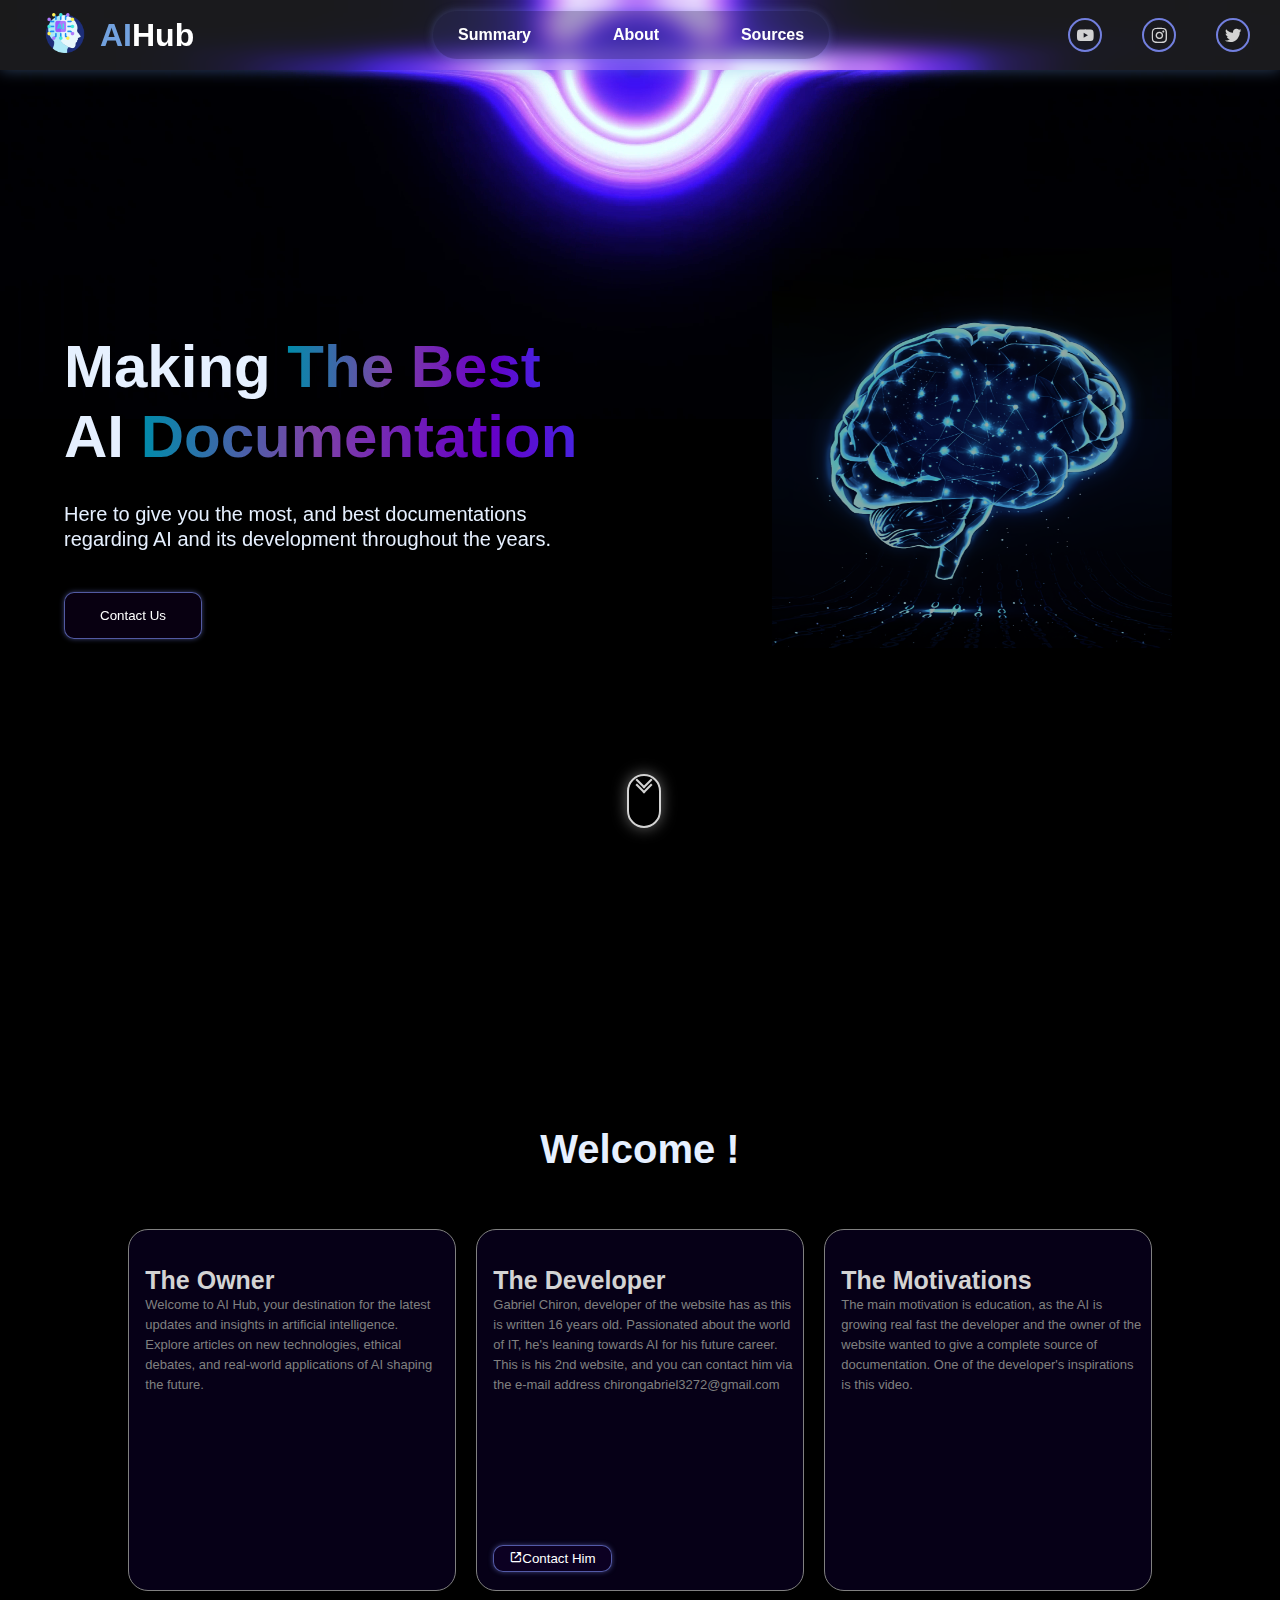
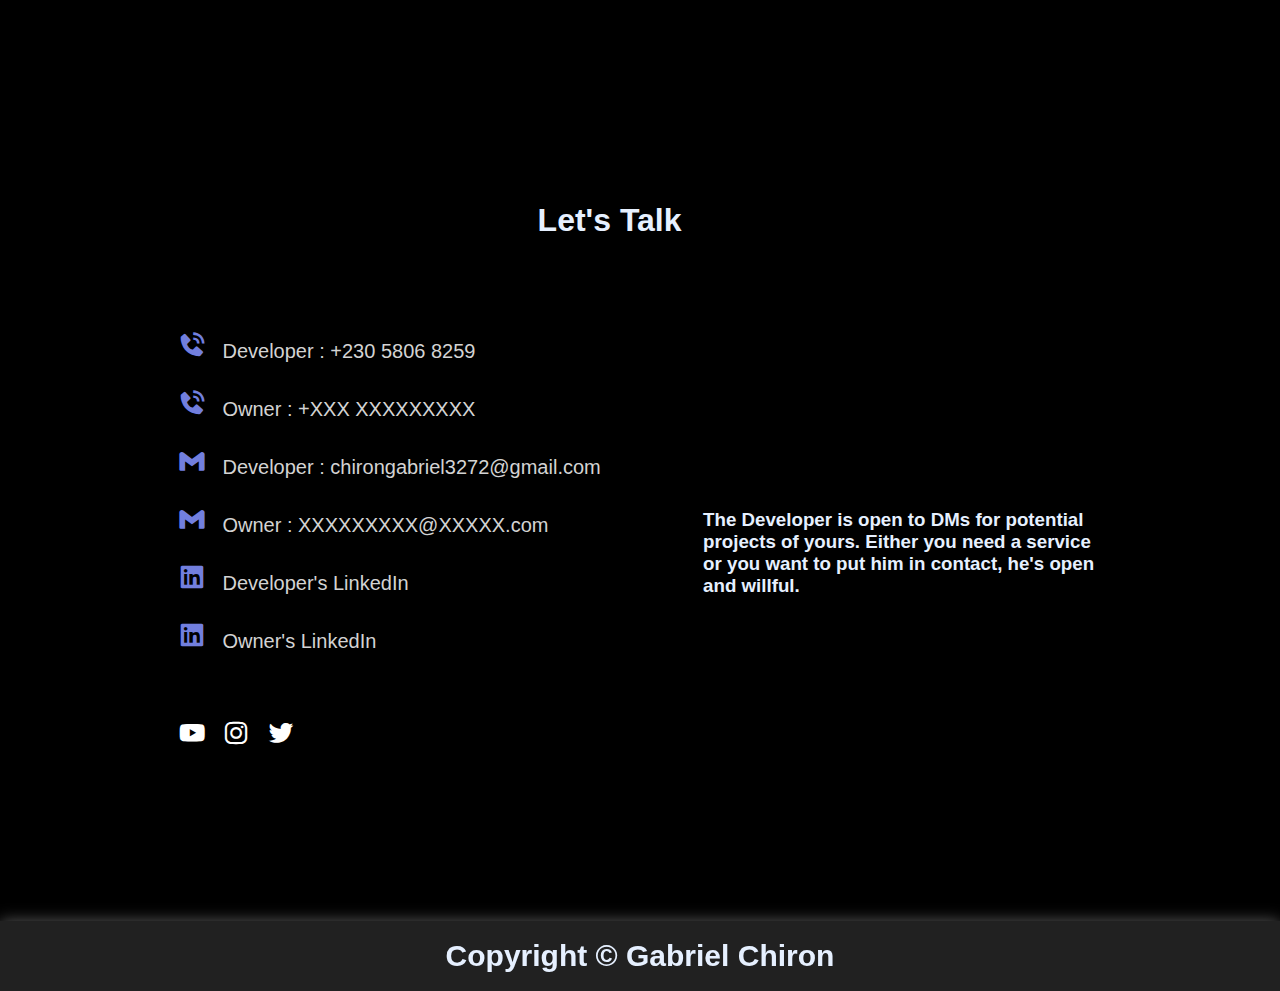
<file: index.html>
<!DOCTYPE html>
<html lang="en">
<head>
    <meta charset="UTF-8">
    <meta name="viewport" content="width=device-width, initial-scale=1.0">
    <title>Home Page</title>
    <meta name="title" content="AI Hub Website">
    <meta name="description" content="Website Project around the topic of AI">
    <link rel="stylesheet" href="assets/css/style.css">
    <link href='https://unpkg.com/boxicons@2.1.4/css/boxicons.min.css' rel='stylesheet'>
<body>
    
    <!-- GRAND BLOC-->
    <div class="container">
     
        <!-- HEADER -->
         <header class="header active" data-header>
            <div class="left-header">
                <a href="index.html"><img src="assets/images/artificial-intelligence.png" alt="logo"></a>
                <a href="index.html" class="brand-link"><h1><span style="color: #72a1de;">AI</span>Hub</h1></a>
            </div>

            <!-- Navigation Buttons -->
            <ul>
                <li><a href="summary.html">Summary</a></li>
                <li><a href="about.html">About</a></li>
                <li><a href="sources.html">Sources</a></li>
            </ul>

             <!-- Links Icons -->
            <div class="link-icons">
                <a href="#"><i class='bx bxl-youtube' ></i></a>
                <a href="#"><i class='bx bxl-instagram' ></i></a>
                <a href="#"><i class='bx bxl-twitter' ></i></a>
            </div>



        </header>


        <!-- Black Hole Header Element-->
        <div class="blackhole">
            <video loop autoplay muted plays-inline src="assets/videos/blackhole.mp4" type="video/mp4"></video>
        </div>



         <!-- PBODY -->
        <section class="pbody">
            <div class="pbody-infos">
                <h1>Making <span class="gradient">The Best</span> <br>AI <span class="gradient">Documentation</span></h1>
                <p>Here to give you the most, and best documentations regarding AI and its development throughout the years.</p>

                <button></i>Contact Us</button>
            </div>

            <div class="pbody-elt-box">
                <img src="assets/images/$RE0KI2W.png">
            </div>

            <div class="scroll-down"></div>
        </section>

        <!--INFOS-->

        <section class="home-infos">
            <h1 class="secthi-title">Welcome !</h1>
            <div class="infos-cards">
                <div class="card">
                    <h1>The Owner</h1>
                    <p>Welcome to AI Hub, your destination for the latest updates and insights in artificial intelligence. Explore articles on new technologies, ethical debates, and real-world applications of AI shaping the future.</p>
                </div>
                <div class="card">
                    <h1>The Developer</h1>
                    <p>Gabriel Chiron, developer of the website has as this is written 16 years old. Passionated about the world of IT, he's leaning towards AI for his future career. This is his 2nd website, and you can contact him via the e-mail address chirongabriel3272@gmail.com</p>
                    <button><i class='bx bx-link-external'></i>Contact Him</button>
                </div>
                <div class="card">
                    <h1>The Motivations</h1>
                    <p>The main motivation is education, as the AI is growing real fast the developer and the owner of the website wanted to give a complete source of documentation. One of the developer's inspirations is this video.</p>
                    <iframe width="160" height="109" src="https://www.youtube.com/embed/fa8k8IQ1_X0" title="A.I. ‐ Humanity&#39;s Final Invention?" frameborder="0" allow="accelerometer; autoplay; clipboard-write; encrypted-media; gyroscope; picture-in-picture; web-share" referrerpolicy="strict-origin-when-cross-origin" allowfullscreen></iframe>
                </div>
            </div>
        </section>

        <!--CONTACTS-->
        <section class="contacts">
            <h1 class="sectco-title">Let's Talk</h1>
            <div class="social-box">
                <a href="#"><i class='bx bxs-phone-call'></i> Developer : +230 5806 8259</a>
                <a href="#"><i class='bx bxs-phone-call'></i> Owner : +XXX XXXXXXXXX</a>
                <a href="#"><i class='bx bxl-gmail'></i> Developer : chirongabriel3272@gmail.com</a>
                <a href="#"><i class='bx bxl-gmail'></i> Owner : XXXXXXXXX@XXXXX.com</a>
                <a href="www.linkedin.com/in/chiron-gabriel-538a4334a"><i class='bx bxl-linkedin-square' ></i> Developer's LinkedIn</a>
                <a href="#"><i class='bx bxl-linkedin-square' ></i> Owner's LinkedIn</a>
            
                <div class="social-icons">
                    <a href="https://www.youtube.com/@universomgl"><i class='bx bxl-youtube' ></i></a>
                    <a href="https://www.instagram.com/gabriel_chiron_/"><i class='bx bxl-instagram' ></i></a>
                    <a href="https://x.com/ProudFatherog"><i class='bx bxl-twitter'></i></a>
                </div>
            </div>
            
            <div class="contact-box">
                <h3>The Developer is open to DMs for potential projects of yours. Either you need a service or you want to put him in contact, he's open and willful.</h3>
                
                <!-- Future Link to Future Portfolio of the Dev-->
            </div>
        </section>

        <footer>
            <h1>Copyright &copy; Gabriel Chiron</h1>
        </footer>

    </div>



    <script src="assets/js/script.js"></script>
</body>
</html>
</file>
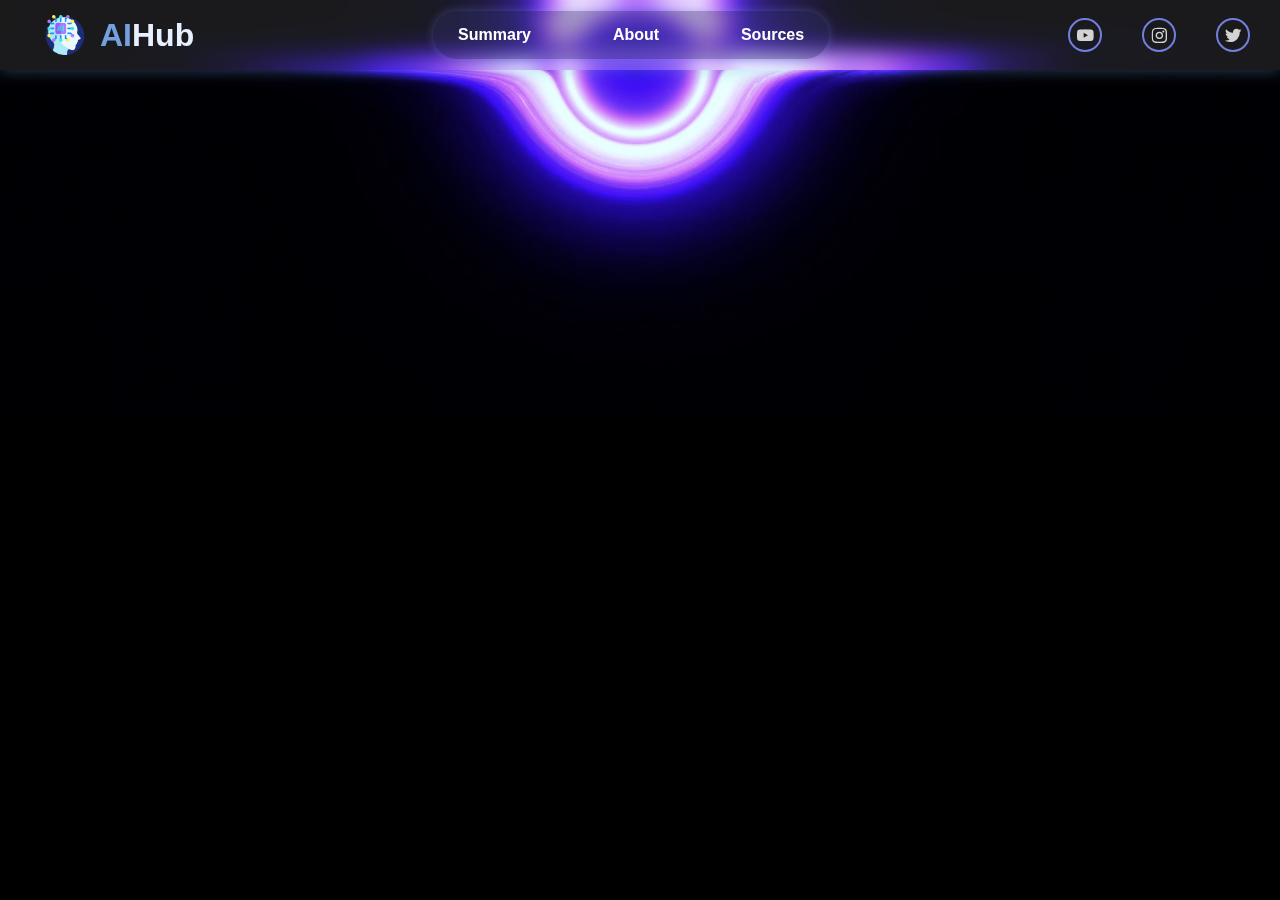
<file: about.html>
<!DOCTYPE html>
<html lang="en">
<head>
    <meta charset="UTF-8">
    <meta name="viewport" content="width=device-width, initial-scale=1.0">
    <title>Summary Page</title>
    <meta name="title" content="AI Hub Website">
    <meta name="description" content="Website Project around the topic of AI">
    <link rel="stylesheet" href="assets/css/style.css">
    <link href='https://unpkg.com/boxicons@2.1.4/css/boxicons.min.css' rel='stylesheet'>
</head>
<body>
    <div class="container">
        <!-- HEADER -->
        <header class="header active" data-header>
            <div class="left-header">
                <img src="assets/images/artificial-intelligence.png" alt="logo">
                <h1><span style="color: #72a1de;">AI</span>Hub</h1>
            </div>

            <!-- Navigation Buttons -->
            <ul>
                <li><a href="summary.html">Summary</a></li>
                <li><a href="about.html">About</a></li>
                <li><a href="sources.html">Sources</a></li>
            </ul>

             <!-- Links Icons -->
            <div class="link-icons">
                <a href="#"><i class='bx bxl-youtube' ></i></a>
                <a href="#"><i class='bx bxl-instagram' ></i></a>
                <a href="#"><i class='bx bxl-twitter' ></i></a>
            </div>



        </header>

        <!-- Black Hole Header Element-->
        <div class="blackhole">
            <video loop autoplay muted plays-inline src="assets/videos/blackhole.mp4" type="video/mp4"></video>
        </div>

        
    </div>



    <script src="assets/js/script.js"></script>
</body>
</html>
</file>
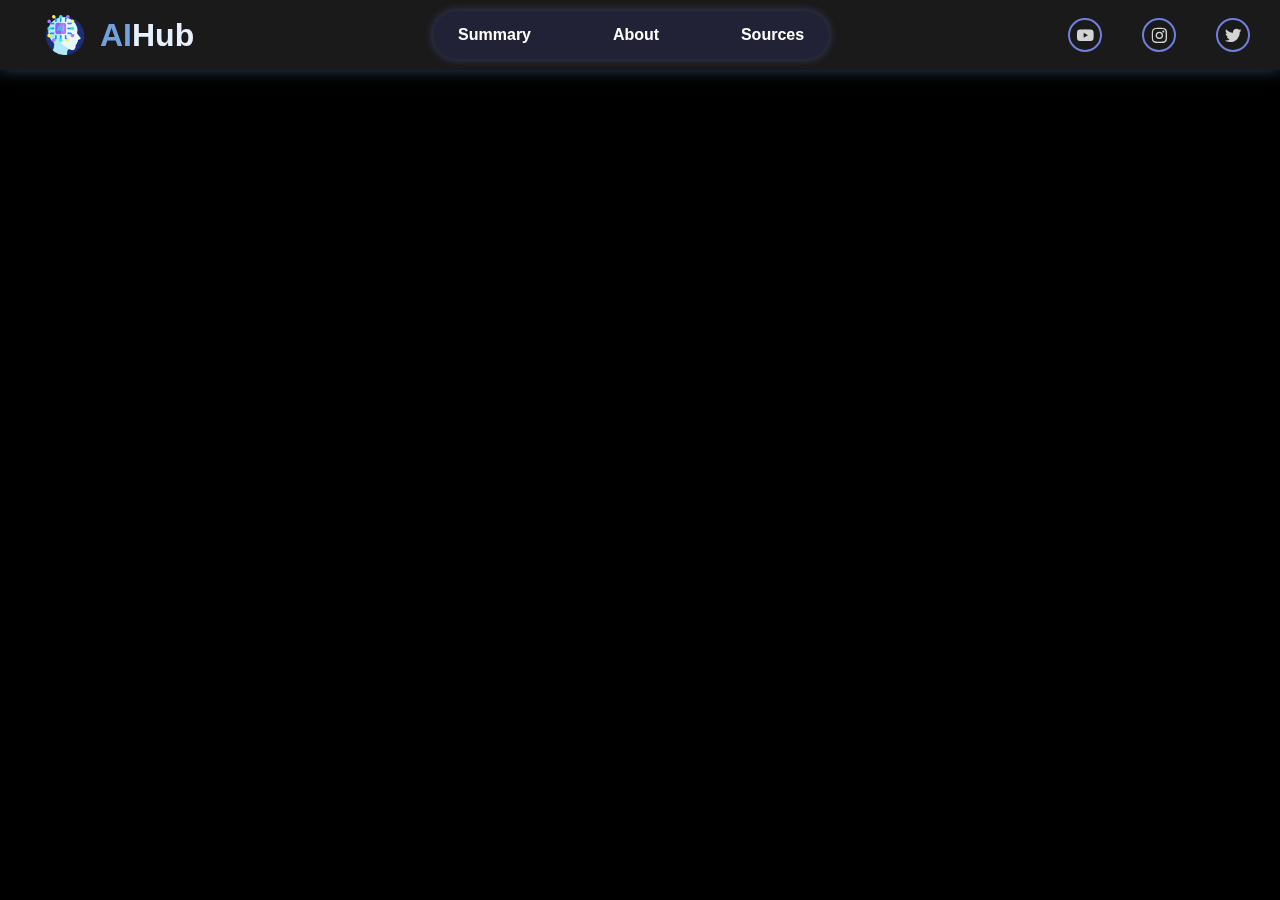
<file: page1.html>
<!DOCTYPE html>
<html lang="en">
<head>
    <meta charset="UTF-8">
    <meta name="viewport" content="width=device-width, initial-scale=1.0">
    <title>Summary Page</title>
    <meta name="title" content="AI Hub Website">
    <meta name="description" content="Website Project around the topic of AI">
    <link rel="stylesheet" href="assets/css/style.css">
    <link href='https://unpkg.com/boxicons@2.1.4/css/boxicons.min.css' rel='stylesheet'>
</head>
<body>
    <div class="container">
        <!-- HEADER -->
        <header class="header active" data-header>
            <div class="left-header">
                <img src="assets/images/artificial-intelligence.png" alt="logo">
                <h1><span style="color: #72a1de;">AI</span>Hub</h1>
            </div>

            <!-- Navigation Buttons -->
            <ul>
                <li><a href="summary.html">Summary</a></li>
                <li><a href="about.html">About</a></li>
                <li><a href="sources.html">Sources</a></li>
            </ul>

             <!-- Links Icons -->
            <div class="link-icons">
                <a href="#"><i class='bx bxl-youtube' ></i></a>
                <a href="#"><i class='bx bxl-instagram' ></i></a>
                <a href="#"><i class='bx bxl-twitter' ></i></a>
            </div>



        </header>

        
    </div>



    <script src="assets/js/script.js"></script>
</body>
</html>
</file>
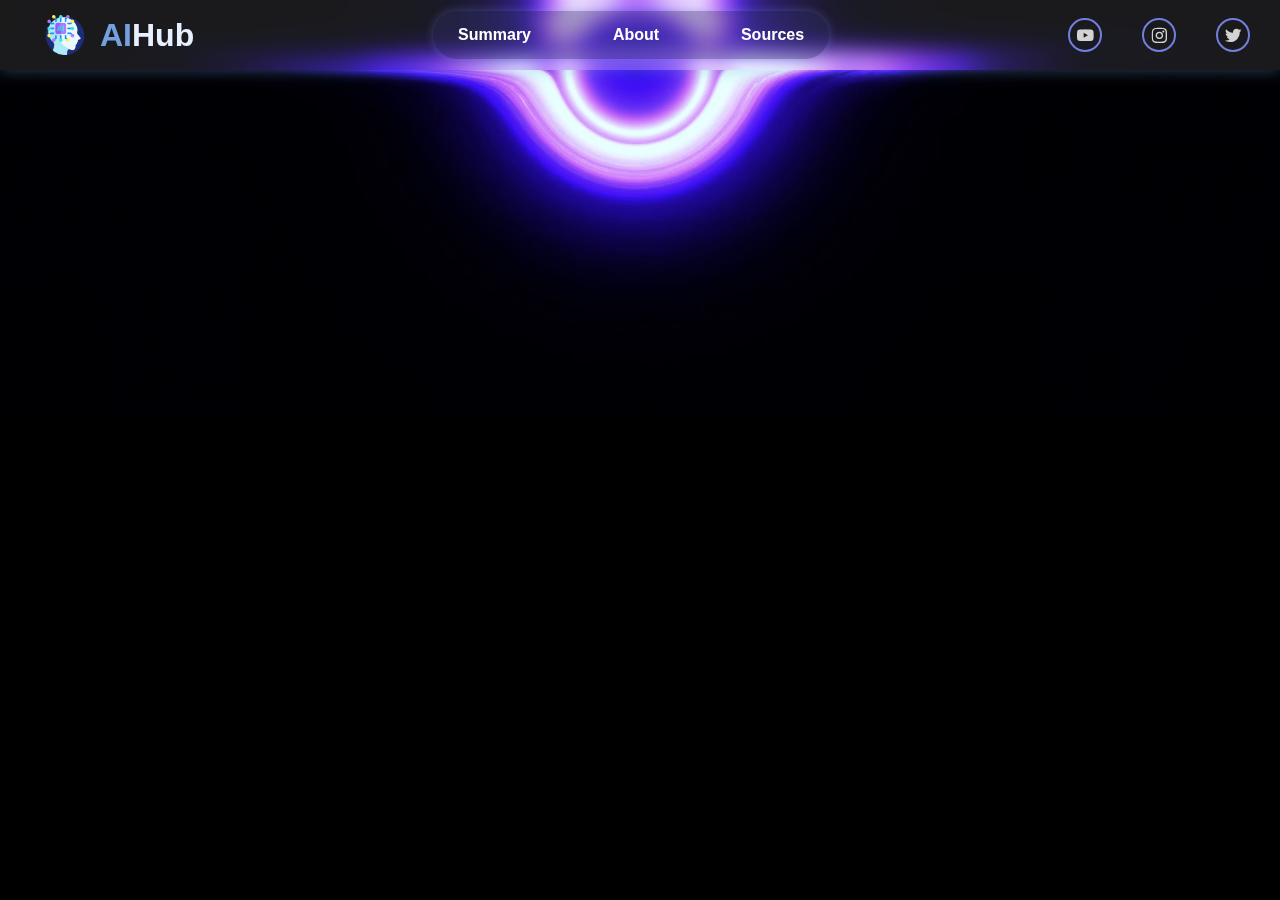
<file: sources.html>
<!DOCTYPE html>
<html lang="en">
<head>
    <meta charset="UTF-8">
    <meta name="viewport" content="width=device-width, initial-scale=1.0">
    <title>Summary Page</title>
    <meta name="title" content="AI Hub Website">
    <meta name="description" content="Website Project around the topic of AI">
    <link rel="stylesheet" href="assets/css/style.css">
    <link href='https://unpkg.com/boxicons@2.1.4/css/boxicons.min.css' rel='stylesheet'>
</head>
<body>
    <div class="container">
        <!-- HEADER -->
        <header class="header" data-header>
            <div class="left-header">
                <img src="assets/images/artificial-intelligence.png" alt="logo">
                <h1><span style="color: #72a1de;">AI</span>Hub</h1>
            </div>

            <!-- Navigation Buttons -->
            <ul>
                <li><a href="summary.html">Summary</a></li>
                <li><a href="about.html">About</a></li>
                <li><a href="sources.html">Sources</a></li>
            </ul>

             <!-- Links Icons -->
            <div class="link-icons">
                <a href="#"><i class='bx bxl-youtube' ></i></a>
                <a href="#"><i class='bx bxl-instagram' ></i></a>
                <a href="#"><i class='bx bxl-twitter' ></i></a>
            </div>



        </header>

        <!-- Black Hole Header Element-->
        <div class="blackhole">
            <video loop autoplay muted plays-inline src="assets/videos/blackhole.mp4" type="video/mp4"></video>
        </div>

        
    </div>



    <script src="assets/js/script.js"></script>
</body>
</html>
</file>
<file: assets/css/style.css>
html {
    scroll-behavior: smooth;
}
body{
    margin: 0;
    padding: 0;
    font-family: Arial, Helvetica, sans-serif;
    color: hsla(216, 100%, 95%, 1);
    background-color: black;
}
.container{
    position: relative;
    background-color: black;
    width: 100%;
    height: 100%;
    display: flex;
    flex-direction: column;
    align-items: center;
    gap: 100px;
}


/* Home Page */
/*------------------------------------------*/

.brand-link{
    text-decoration: none;
    color: white;
}

/***** HEADER *****/

header{
    display: flex;
    position: absolute;
    top: 0;
    right: 0;
    left: 0;
    align-items: center;
    justify-content: space-between;
    height: 70px;
    background-color: rgba(255, 255, 255, 0.1);
    backdrop-filter: blur(10px);
    padding: 0 30px;
    box-shadow: 0 0 15px #72a1de68;
    z-index: 999;
}

.left-header{
    display: flex;
    align-items: center;
}
.left-header img{
    width: 40px;
    margin: 0 15px;
}

header ul{
    display: flex;
    justify-content: space-between;
    width: 30%;
    padding: 15px 15px;
    border-radius: 50px;
    background-color: rgba(0, 0, 69, 0.3);
    backdrop-filter: blur(10px);
    box-shadow: 0 0 10px #727fde65;
}



header ul li{
    list-style: none;
}

header ul a{
    text-decoration: none;
    color: white;
    font-weight: 700;
    margin: 0 10px;
}


.link-icons{
    display: flex;
    gap: 40px;
}
.link-icons a{
    display: flex;
    align-items: center;
    justify-content: center;
    font-size: 20px;
    width: 30px;
    height: 30px;
    border: 2px solid #727fde;
    text-decoration: none;
    color: lightgray;
    border-radius: 50%;
    transition: 0.3s;
}
.link-icons a:hover{
    background-color: #727fde;
    color: black;
    box-shadow: 0 0 15px #727fde6f;
}

.blackhole{
    position: absolute;
    top: 0;
    width: 100%;
    justify-content: center;
    mix-blend-mode: lighten;
}
.blackhole video{
    width: 100%;
    margin-top: -23.5%;
}


/***** PBODY *****/

.pbody{
    position: relative;
    display: flex;
    width: 100%;
    height: 100vh;
    align-items: center;
    justify-content: space-between;
}
.pbody-infos{
    position: absolute;
    padding-top: 30px;
    left: 5%;
}
.pbody-infos .pbody-infos-title{
    color: #727fde;
    padding: 8px 5px;
    border: 1px solid #727fde77;
    width: 240px;
    background-color: #2200493d;
    box-shadow: 0 0 5px #727fde88;
    border-radius: 50px;
}
.pbody-infos h1{
    font-size: 60px;
    max-width: 600px;
    font-weight: 700;
    line-height: 70px;
    margin-top: 40px;
    margin-bottom: 30px;
}
.pbody-infos p{
    max-width: 550px;
    line-height: 25px;
    margin-bottom: 40px;
    font-size: 20px;
}
.pbody-infos button{
    color: white;
    padding: 15px 35px;
    border-radius: 10px;
    border: 1px solid #727fdeb4;
    background-color: #2200493d;
    box-shadow: 0 0 5px #727fde86;
    cursor: pointer;
    transition: 0.2s;
}
.pbody-infos button:hover{
    box-shadow: 0 0 15px #727fde86;
}
.pbody-elt-box{
    position: absolute;
    right: 3%;
}
.pbody-elt-box img{
    height: 400px;
    padding-right: 70px;
    mix-blend-mode: difference;
}

.scroll-down{
    height: 50px;
    width: 30px;
    border: 2px solid lightgray;
    position: absolute;
    left: 49%;
    bottom: 8%;
    border-radius: 50px;
    cursor: pointer;
    box-shadow: 0 0 15px rgb(211, 211, 211, 0.477);
}
.scroll-down::before,
.scroll-down::after{
    content: "";
    position: absolute;
    top: 20%;
    left: 49%;
    height: 10px;
    width: 10px;
    border: 2px solid lightgray;
    transform: translate(-50%, -100%) rotate(45deg);
    border-top: transparent;
    border-left: transparent;
    animation: scroll-down 2s ease-in-out infinite;
}
.scroll-down:before{
    top: 30%;
    animation-delay: 0.5s;
}


/***** HOME INFOS *****/

.home-infos{
    display: flex;
    flex-direction: column;
    align-items: center;
    width: 80%;
    margin-top: 100px;
}
.secthi-title{
    font-size: 40px;
    font-weight: 700;
}
.infos-cards{
    display: grid;
    grid-template-columns: auto auto auto;
    gap: 20px;
    width: 100%;
    height: 100%;
    margin-top: 30px;
}
.card{
    display: flex;
    align-items: flex-start;
    justify-content: center;
    position: relative;
    width: auto;
    height: 40vh;
    overflow: hidden;
    border: 1px solid gray;
    background-color: #080020b7;
    border-radius: 20px;
    transition: 0.3s;
}
.card iframe{
    position: absolute;
    bottom: 5%;
    align-self: center;
}
.card h1{
    position: absolute;
    margin: 0;
    top: 10%;
    left: 5%;
    font-size: 25px;
    z-index: 1;
    color: lightgray;
}
.card p{
    position: absolute;
    margin-top: 20%;
    left: 5%;
    z-index: 1;
    max-width: 300px;
    color: gray;
    font-size: 13px;
    line-height: 20px;
}
.card video{
    margin-top: 10%;
    width: 70%;
    height: 50%;
    object-fit: cover;
    mix-blend-mode: lighten;
    z-index: 2;
}
.card button{
    color: white;
    padding: 5px 15px;
    border-radius: 10px;
    border: 1px solid #727fdeb4;
    background-color: #2200493d;
    box-shadow: 0 0 5px #727fde86;
    cursor: pointer;
    transition: 0.3;
    position: absolute;
    bottom: 5%;
    left: 5%;
}
.card button:hover{
    box-shadow: 0 0 15px #727fde86;
    opacity: 0.7;
}
.card:hover{
    box-shadow: 0 0 15px rgba(211,211,211,0.5);
}


/***** CONTACTS *****/
.contacts{
    width: 80%;
    height: 100vh;
    display: flex;
    justify-content: center;
    gap: 10%;
    align-items: center;
    position: relative;
}
.contacts h1{
    position: absolute;
    top: 10%;
    left: 40%;
}

.social-box{
    display: flex;
    flex-direction: column;
    gap: 25px;
}
.social-box a{
    color: lightgray;
    text-decoration: none;
    font-size: 20px;
    text-wrap: nowrap;
}
.social-box i{
    color: #727fde;
    font-size: 30px;
    margin-right: 10px;
}


.social-icons a i{
    color: white;
    margin-top: 40px;
}

.contact-box h3{
    max-width: 400px;
    margin-top: 30px;
    margin-bottom: 5px;
}



/***** FOOTER *****/
footer{
    display: flex;
    position: absolute;
    bottom: 0;
    right: 0;
    left: 0;
    align-items: center;
    justify-content: center;
    height: 70px;
    background-color: rgba(255,255,255,0.128);
    backdrop-filter: blur(10px);
    box-shadow: 0 0 15px rgba(255,255,255,0.356);
    z-index: 999;
}
footer h1{
    font-size: 30px;
}


/*------------------------------------------*/


/* Summary Page */
/*------------------------------------------*/

/***** PBODY *****/

.pbody-topics{
    position: relative;
    display: flex;
    width: 100%;
    height: 100vh;
    align-items: center;
    justify-content: space-between;
}
.pbody-topics-infos{
    position: absolute;
    padding-top: 30px;
    left: 5%;
}
.pbody-topics-infos .pbody-infos-title{
    color: #727fde;
    padding: 8px 5px;
    border: 1px solid #727fde77;
    width: 240px;
    background-color: #2200493d;
    box-shadow: 0 0 5px #727fde88;
    border-radius: 50px;
}
.pbody-topics-infos h1{
    font-size: 60px;
    max-width: 600px;
    font-weight: 700;
    line-height: 70px;
    margin-top: 40px;
    margin-bottom: 30px;
}
.pbody-topics-infos p{
    max-width: 550px;
    line-height: 25px;
    margin-bottom: 40px;
    font-size: 20px;
}
.pbody-topics-elt-box{
    position: absolute;
    right: 3%;
    mix-blend-mode: lighten;
}
.pbody-topics-elt-box img{
    height: 400px;
    padding-right: 70px;
    mix-blend-mode: difference;
}


/***** Summary *****/

.topics{
    display: flex;
    flex-direction: column;
    gap: 10%;
    align-items: center;
    position: relative;
    width: 80%;
    height: 100vh;
    margin-top: 200px;
    margin-bottom: 700px;
    bottom: 50px;
}
.topics-card{
    display: flex;
    width: 100%;
    height: 40%;
    align-items: center;
    gap: 10%;
    justify-content: center;
}
.topics-imgbox{
    display: flex;
    align-items: center;
    justify-content: center;
    width: 50%;
    position: relative;
    cursor: pointer;
    min-width: 400px;
    transition: 0.5s;
    mix-blend-mode: difference;
}
.topics-imgbox img{
    object-fit: cover;
    width: 100%;
    box-shadow: 0 0 10px lightgray;
    border-radius: 20px;
    transition: 0.5s;
}
.topics-imgbox img:hover{
    box-shadow: 0 0 20px lightgray;
}
.topics-info{
    display: flex;
    flex-direction: column;
    align-items: center;
    align-items: start;
    justify-content: center;
    width: 50%;
    padding-left: 10%;
}
.topics-info h1{
    width: 90%;
    font-size: 25px;
    font-weight: bold;
    text-wrap: nowrap;
    margin-bottom: 10px;
    margin-top: 0;
    max-width: 450px;
}
.topics-info p{
    width: 90%;
    max-width: 400px;
    min-width: 300px;
    margin-bottom: 50px;
    margin-top: 0;
}
.topics-info button{
    text-decoration: none;
    list-style: none;
    color: white;
    padding: 10px 15px;
    border-radius: 10px;
    border: 1px solid #727fdeb4;
    background-color: #2200493d;
    box-shadow: 0 0 5px #727fde86;
    cursor: pointer;
    transition: 0.3s;
}
.topics-info button:hover{
    box-shadow: 0 0 15px #727fde86;
    opacity: 0.7;
}











/* Scroll Down Animation */
@keyframes scroll-down{
    0%{
        opacity: 0;
    }
    30%, 60%{
        opacity: 1;
    }
    100%{
        top: 90%;
        opacity: 0;
    }
}

/* Gradient Animation */
.gradient{
    background: linear-gradient(to right, #008baa, #7e42a7, #6600c5, #2a46ff, #0099ff, #008ead);
    background-size: 200%;
    background-clip: text;
    -webkit-background-clip: text;
    -webkit-text-fill-color: transparent;
    animation: animate-gradient 2.5s linear infinite;
}

@keyframes animate-gradient{
    to{
        background-position: 200%;
    }
}
/** ------------ **/





/* Responsive and adaptive website */

@media(max-aspect-ratio: 16/9){
    .bg-video{
        width: auto;
        height: 100%;
    }
}
@media(min-aspect-ratio: 16/9){
    .bg-video{
        width: 100%;
        height: auto;
    }
}
</file>
